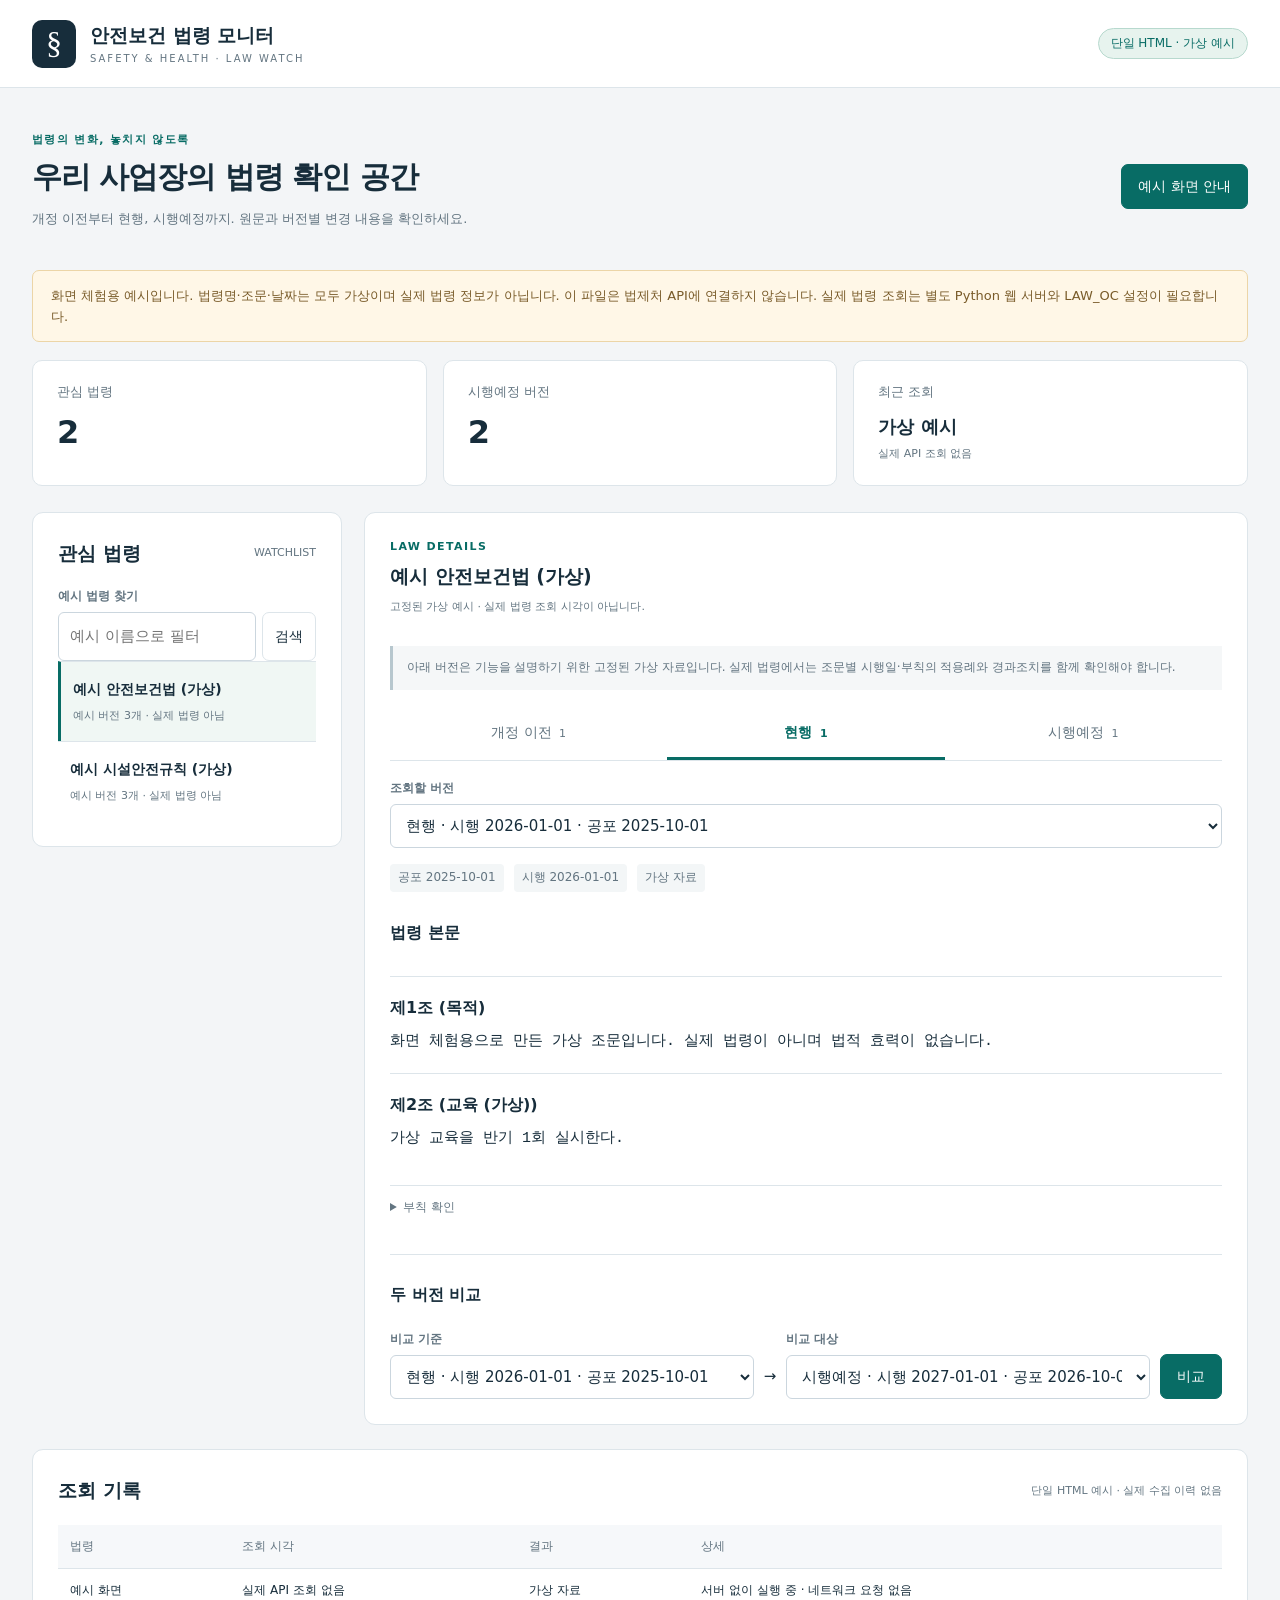
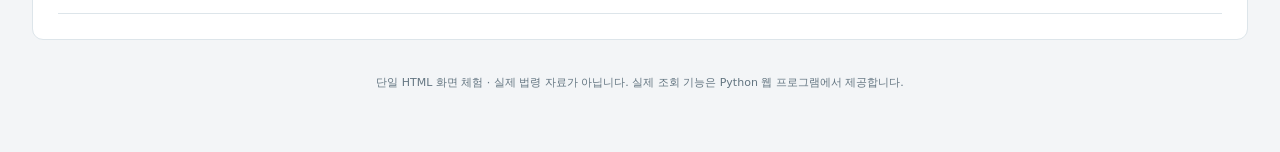
<file: index.html>
<!doctype html>
<html lang="ko">
<head>
<meta charset="utf-8"><meta name="viewport" content="width=device-width, initial-scale=1">
<title>안전보건 법령 모니터 · 화면 체험</title>
<style>
:root{--bg:#f3f5f7;--ink:#172d3b;--muted:#637581;--line:#dde5ea;--teal:#086c65;--pale:#e7f3ee;--white:#fff}*{box-sizing:border-box}body{margin:0;background:var(--bg);color:var(--ink);font:15px/1.65 system-ui,-apple-system,'Noto Sans KR',sans-serif}header{height:88px;background:#fff;border-bottom:1px solid var(--line);display:flex;align-items:center;justify-content:space-between;padding:0 max(32px,calc((100vw - 1440px)/2));gap:16px}.brand{display:flex;align-items:center;gap:14px}.brand strong{font-size:19px}.brand small{display:block;letter-spacing:2px;font-size:10px;color:var(--muted)}.logo{background:var(--ink);color:#fff;border-radius:10px;display:grid;place-items:center;font:32px Georgia;width:44px;height:48px}main{max-width:1440px;margin:0 auto;padding:35px 32px}h1{font-size:30px;letter-spacing:-1px;line-height:1.4;margin:7px 0 10px}h2{font-size:19px;margin:0}h3{font-size:16px;margin:12px 0}p{margin:6px 0 12px}button,.button{border:1px solid var(--line);background:#fff;border-radius:7px;padding:10px 16px;font:inherit;font-size:14px;cursor:pointer;color:var(--ink);text-decoration:none;white-space:nowrap}button:hover,.button:hover{border-color:var(--teal);background:#f1f8f5}button:disabled{opacity:.5;cursor:wait}.primary{background:var(--teal);border-color:var(--teal);color:#fff}.primary:hover{background:#07554f;color:#fff}.text-button{border:0;color:var(--muted);background:transparent;padding:5px}.pill{font-size:12px;border:1px solid #b7d9ce;border-radius:20px;padding:5px 12px;color:var(--teal);background:var(--pale)}.hero{display:flex;align-items:center;justify-content:space-between;gap:20px;margin:8px 0 28px}.eyebrow{color:var(--teal);font-size:11px;letter-spacing:1.4px;font-weight:700;margin:0 0 5px}.muted{color:var(--muted);font-size:13px}.stats{display:grid;grid-template-columns:repeat(3,1fr);gap:16px;margin-bottom:26px}.stats>div{background:#fff;border:1px solid var(--line);border-radius:10px;padding:20px 24px}.stats span{display:block;color:var(--muted);font-size:13px}.stats strong{display:block;font-size:32px;font-weight:650;line-height:1.5;margin-top:5px}.stats .small-stat{font-size:18px;margin-top:10px}.stats small{font-size:11px;color:var(--muted)}.workspace{display:grid;grid-template-columns:310px minmax(0,1fr);gap:22px;align-items:start}.panel{background:#fff;border:1px solid var(--line);border-radius:11px;padding:25px;margin-bottom:24px;min-width:0}.section-head{display:flex;align-items:center;justify-content:space-between;gap:15px;margin-bottom:18px}.section-head .muted{font-size:11px}.law-panel{min-height:490px}.empty{text-align:center;padding:85px 12px;color:var(--muted)}.empty h2{color:var(--ink);margin:15px 0 10px}.empty-icon{font:55px Georgia;color:#8cacaa}.compact{padding:30px 12px}label{display:block;font-size:12px;font-weight:600;color:var(--muted);margin:10px 0 5px}input,select,textarea{width:100%;border:1px solid #cbd6de;border-radius:6px;background:#fff;padding:11px;font:inherit;color:var(--ink);min-width:0}input:focus,select:focus,textarea:focus{outline:2px solid #7fb9ad;outline-offset:1px}textarea{resize:vertical;min-height:80px}.input-row{display:flex;gap:6px}.input-row button{padding:8px 12px}summary{cursor:pointer;color:var(--muted);font-size:12px;padding:12px 0}#manual{margin-bottom:20px}#manual button{margin-top:10px}.law-card{display:block;white-space:normal;text-align:left;width:100%;padding:16px 12px;border:0;border-top:1px solid var(--line);border-radius:0}.law-card.selected{border-left:3px solid var(--teal);background:#f0f7f4}.law-card strong{display:block;font-size:14px}.law-card small{display:block;font-size:11px;margin-top:6px;color:var(--muted)}.tabs{display:flex;border-bottom:1px solid var(--line);margin:18px 0}.tabs button{flex:1;border:0;border-bottom:3px solid transparent;border-radius:0;padding:13px 2px;color:var(--muted)}.tabs button.active{border-bottom-color:var(--teal);color:var(--teal);font-weight:700}.tabs span{font-size:11px;margin-left:3px}.annotation{background:#f5f7f8;border-left:3px solid #b7c7ce;color:var(--muted);font-size:12px;padding:11px 14px;line-height:1.8}.notice{padding:14px 18px;background:#e8f4f0;border:1px solid #b8d8cb;border-radius:7px;font-size:13px;margin-bottom:18px;white-space:pre-wrap}.warning{background:#fff7e7;border-color:#ecd5a7;color:#795b29}.error{background:#fff0ef;border-color:#e7bcb6;color:#9d3834}.version-meta{display:flex;gap:10px;flex-wrap:wrap;margin:16px 0;font-size:12px;color:var(--muted)}.version-meta span{padding:4px 8px;background:#f3f6f7;border-radius:4px}a{color:var(--teal)}.article{padding:18px 0;border-top:1px solid var(--line)}.article h3{margin:0 0 9px}.article pre,pre{white-space:pre-wrap;overflow-wrap:anywhere;font:14px/1.9 inherit;margin:0}.article small{color:var(--muted)}.supplementary{border-top:1px solid var(--line);margin-top:15px}.compare-controls{border-top:1px solid var(--line);margin-top:24px;padding-top:15px}.compare-selects{display:flex;gap:10px;align-items:flex-end}.compare-selects>div{flex:1;min-width:0}.compare-selects>span{padding-bottom:10px}.compare-heading,.compare-row{display:grid;grid-template-columns:1fr 1fr;gap:0}.compare-heading{background:#f0f4f5;padding:12px 16px;font-size:12px}.compare-heading strong{padding-right:14px}.diff-item{border:1px solid var(--line);border-top:0}.diff-item h3{font-size:13px;padding:10px 16px;margin:0;background:#fafbfc}.compare-row>div{padding:16px;min-width:0}.compare-row>div+div{border-left:1px solid var(--line)}.diff-item.modified .compare-row>div:first-child,.diff-item.deleted .compare-row>div:first-child{background:#fff5f1}.diff-item.modified .compare-row>div:last-child,.diff-item.added .compare-row>div:last-child{background:#f0f8f2}.tag{display:inline-block;font-size:11px;padding:2px 8px;background:#edf2f5;border-radius:4px;margin-right:8px}.tag.fail{background:#fcebe7;color:#a24336}.tag.ok{background:var(--pale);color:var(--teal)}.checkbox{display:flex;align-items:center;gap:6px}.checkbox input{width:auto}.table-scroll{overflow-x:auto}table{width:100%;border-collapse:collapse;text-align:left;font-size:12px}th{color:var(--muted);background:#f6f8fa;font-weight:500}th,td{padding:12px;border-bottom:1px solid var(--line)}footer{text-align:center;font-size:11px;color:var(--muted);padding:10px 0 25px}#search-results button{white-space:normal;text-align:left;font-size:12px;width:100%;margin-top:8px}#search-results p{font-size:12px}#compare-supplementary{margin-top:18px}[hidden]{display:none!important}@media(max-width:1000px){.workspace{grid-template-columns:260px minmax(0,1fr)}.panel{padding:18px}.compare-selects{flex-wrap:wrap}.compare-selects button{width:100%}.stats>div{padding:16px}.hero h1{font-size:25px}}@media(max-width:720px){main{padding:22px 16px}header{padding:0 16px;height:76px}.brand strong{font-size:15px}.brand small{font-size:8px}.pill{padding:4px 8px}.stats{grid-template-columns:1fr 1fr;gap:10px}.workspace{grid-template-columns:1fr}.hero{align-items:flex-start;flex-direction:column}.hero h1{font-size:24px}.hero .primary{width:100%}.law-panel{min-height:300px}.section-head{align-items:flex-start}.compare-row>div{padding:10px}.compare-row pre{font-size:12px}.compare-selects{gap:7px}.compare-heading{padding:10px}.tabs button{font-size:13px}.law-card{padding:12px}.empty{padding:35px 10px}}

</style>
</head>
<body>
<header><div class="brand"><span class="logo">§</span><div><strong>안전보건 법령 모니터</strong><small>SAFETY & HEALTH · LAW WATCH</small></div></div><span class="pill" id="mode">연결 중</span></header>
<main>
<div id="notice" class="notice" role="status" aria-live="polite" hidden></div>
<section class="hero"><div><p class="eyebrow">법령의 변화, 놓치지 않도록</p><h1>우리 사업장의 법령 확인 공간</h1><p class="muted">개정 이전부터 현행, 시행예정까지. 원문과 버전별 변경 내용을 확인하세요.</p></div><button id="check" class="primary">지금 확인</button></section>
<div id="setup" class="notice warning" hidden></div>
<section class="stats" aria-label="모니터링 현황"><div><span>관심 법령</span><strong id="law-count">—</strong></div><div><span>시행예정 버전</span><strong id="upcoming-count">—</strong></div><div><span>최근 조회</span><strong id="job-status" class="small-stat">아직 없음</strong><small id="job-time"></small></div></section>
<div class="workspace">
<aside class="panel"><div class="section-head"><h2>관심 법령</h2><span class="muted">WATCHLIST</span></div><form id="search-form"><label for="query">예시 법령 찾기</label><div class="input-row"><input id="query" placeholder="예시 이름으로 필터" maxlength="150" required><button type="submit">검색</button></div></form><div id="search-results" aria-live="polite"></div><div id="law-list"></div></aside>
<section class="panel law-panel"><div id="law-empty" class="empty"><span class="empty-icon">§</span><h2>관심 법령을 선택하세요</h2><p>왼쪽 목록에서 법령을 선택하면<br>버전과 본문을 확인할 수 있습니다.</p></div><div id="law-detail" hidden><div class="section-head"><div><p class="eyebrow">LAW DETAILS</p><h2 id="law-name"></h2><p class="muted" id="last-success"></p></div><button id="remove" class="text-button">관심 해제</button></div><p class="annotation">아래 버전은 기능을 설명하기 위한 고정된 가상 자료입니다. 실제 법령에서는 조문별 시행일·부칙의 적용례와 경과조치를 함께 확인해야 합니다.</p><div class="tabs" role="group" aria-label="법령 버전 구분"><button data-category="previous">개정 이전 <span></span></button><button data-category="current" class="active">현행 <span></span></button><button data-category="upcoming">시행예정 <span></span></button></div><div id="unconfirmed" class="notice warning" hidden></div><label for="version-select">조회할 버전</label><select id="version-select"></select><div id="version-empty" class="empty compact" hidden></div><div id="body" hidden><div class="version-meta" id="version-meta"></div><div class="section-head"><h3>법령 본문</h3><a id="official" target="_blank" rel="noopener noreferrer" hidden>공식 원문 ↗</a></div><div id="articles"></div><details class="supplementary"><summary>부칙 확인</summary><pre id="supplementary"></pre></details></div><section class="compare-controls"><h3>두 버전 비교</h3><div class="compare-selects"><div><label for="before">비교 기준</label><select id="before"></select></div><span>→</span><div><label for="after">비교 대상</label><select id="after"></select></div><button id="compare" class="primary">비교</button></div></section></div></section>
</div>
<section id="comparison" class="panel" hidden><div class="section-head"><div><p class="eyebrow">VERSION COMPARISON</p><h2 id="comparison-title">조문 비교</h2></div><label class="checkbox"><input type="checkbox" id="changes-only" checked> 변경 조문만</label></div><p id="compare-warning" class="annotation"></p><div class="compare-heading"><strong id="before-label">기준 본문</strong><strong id="after-label">대상 본문</strong></div><div id="compare-results"></div><div id="compare-supplementary"></div></section>
<section class="panel"><div class="section-head"><h2>조회 기록</h2><span class="muted">단일 HTML 예시 · 실제 수집 이력 없음</span></div><div class="table-scroll"><table><thead><tr><th>법령</th><th>조회 시각</th><th>결과</th><th>상세</th></tr></thead><tbody id="runs"></tbody></table></div></section>
<footer>단일 HTML 화면 체험 · 실제 법령 자료가 아닙니다. 실제 조회 기능은 Python 웹 프로그램에서 제공합니다.</footer>
</main>
<noscript><p>화면 체험을 위해 브라우저의 JavaScript를 켜주세요.</p></noscript><script>
'use strict';
// 단일 HTML 예시 화면: 외부 API, CDN, 서버 요청을 하지 않습니다.
const $=id=>document.getElementById(id);
const categories={previous:'개정 이전',current:'현행',upcoming:'시행예정'};
const dates={previous:{effective:'2025-01-01',promulgated:'2024-10-01'},current:{effective:'2026-01-01',promulgated:'2025-10-01'},upcoming:{effective:'2027-01-01',promulgated:'2026-10-01'}};
const examples=[{id:1,name:'예시 안전보건법 (가상)',topic:'교육',texts:['가상 교육을 연 1회 실시한다.','가상 교육을 반기 1회 실시한다.','가상 교육을 분기 1회 실시하고 결과를 기록한다.']},{id:2,name:'예시 시설안전규칙 (가상)',topic:'점검',texts:['가상 시설을 연 1회 점검한다.','가상 시설을 반기 1회 점검한다.','가상 시설을 분기 1회 점검하고 개선 조치를 기록한다.']}];
const state={law:examples[0],category:'current',versions:[],comparison:null};
function node(tag,text,cls){const el=document.createElement(tag);if(text!==undefined)el.textContent=text;if(cls)el.className=cls;return el;}
function notice(text,error=false){$('notice').textContent=text;$('notice').className='notice'+(error?' error':'');$('notice').hidden=false;}
function versions(law){return ['previous','current','upcoming'].map(category=>({id:`${law.id}-${category}`,category,...dates[category],revision:'일부개정 (가상)',law}));}
function articles(version){const law=version.law,index=['previous','current','upcoming'].indexOf(version.category);const rows=[{key:'1',label:'제1조',title:'목적',text:'화면 체험용으로 만든 가상 조문입니다. 실제 법령이 아니며 법적 효력이 없습니다.'},{key:'2',label:'제2조',title:`${law.topic} (가상)`,text:law.texts[index]}];if(version.category==='upcoming')rows.push({key:'3',label:'제3조',title:'기록 보관 (가상)',text:`가상 ${law.topic} 기록을 보관한다.`});return rows;}
function supplement(version){return `가상 부칙\n제1조(시행일) 이 예시 버전은 ${version.effective}부터 적용되는 것으로 가정한다.\n${version.category==='upcoming'?'제2조(경과조치) 이 문구는 부칙 비교를 보여주기 위한 가상 내용이다.':'실제 적용 여부는 공식 원문으로 확인해야 한다.'}`;}
function versionOption(version){const op=node('option',`${categories[version.category]} · 시행 ${version.effective} · 공포 ${version.promulgated}`);op.value=version.id;return op;}
function stats(){$('law-count').textContent=examples.length;$('upcoming-count').textContent=examples.length;$('job-status').textContent='가상 예시';$('job-time').textContent='실제 API 조회 없음';}
function renderList(query=''){$('law-list').replaceChildren();const filtered=examples.filter(l=>l.name.includes(query));for(const law of filtered){const button=node('button',undefined,'law-card'+(law.id===state.law.id?' selected':''));button.append(node('strong',law.name),node('small','예시 버전 3개 · 실제 법령 아님'));button.addEventListener('click',()=>selectLaw(law));$('law-list').append(button);}if(!filtered.length)$('law-list').append(node('p','일치하는 예시 법령이 없습니다.','muted'));}
function selectLaw(law){state.law=law;state.versions=versions(law);$('law-empty').hidden=true;$('law-detail').hidden=false;$('law-name').textContent=law.name;$('last-success').textContent='고정된 가상 예시 · 실제 법령 조회 시각이 아닙니다.';$('comparison').hidden=true;$('before').replaceChildren(...state.versions.map(versionOption));$('after').replaceChildren(...state.versions.map(versionOption));$('before').value=`${law.id}-current`;$('after').value=`${law.id}-upcoming`;for(const button of document.querySelectorAll('.tabs button'))button.querySelector('span').textContent='1';selectCategory(state.category);renderList($('query').value.trim());}
function selectCategory(category){state.category=category;for(const button of document.querySelectorAll('.tabs button')){const active=button.dataset.category===category;button.classList.toggle('active',active);button.setAttribute('aria-pressed',String(active));}$('version-select').replaceChildren(...state.versions.filter(v=>v.category===category).map(versionOption));renderBody();}
function renderBody(){const version=state.versions.find(v=>v.id===$('version-select').value);if(!version)return;$('body').hidden=false;$('version-meta').replaceChildren(...[`공포 ${version.promulgated}`,`시행 ${version.effective}`,'가상 자료'].map(text=>node('span',text)));$('articles').replaceChildren();for(const article of articles(version)){const box=node('article',undefined,'article');box.append(node('h3',`${article.label} (${article.title})`),node('pre',article.text));$('articles').append(box);}$('supplementary').textContent=supplement(version);}
function doCompare(before,after){if(before===after){notice('서로 다른 두 버전을 선택하세요.',true);return;}const a=state.versions.find(v=>v.id===before),b=state.versions.find(v=>v.id===after);if(!a||!b)return;state.comparison={before:a,after:b};$('comparison-title').textContent=`${state.law.name} · 조문 비교`;$('comparison').hidden=false;$('before-label').textContent=`기준 · ${categories[a.category]} / 시행 ${a.effective}`;$('after-label').textContent=`대상 · ${categories[b.category]} / 시행 ${b.effective}`;$('compare-warning').textContent='가상 자료를 조문 번호 기준으로 비교합니다. 실제 서비스에서는 번호 이동·분할·통합, 조문별 시행일과 부칙을 별도로 확인해야 합니다.';renderDiff();$('comparison').scrollIntoView({behavior:'smooth',block:'start'});}
function renderDiff(){const data=state.comparison;if(!data)return;const left=new Map(articles(data.before).map(a=>[a.key,a])),right=new Map(articles(data.after).map(a=>[a.key,a]));$('compare-results').replaceChildren();let count=0;for(const key of new Set([...right.keys(),...left.keys()])){const a=left.get(key),b=right.get(key);const kind=!a?'신설':!b?'삭제':JSON.stringify(a)===JSON.stringify(b)?'변경 없음':'수정';if($('changes-only').checked&&kind==='변경 없음')continue;count++;const classes={신설:'added',삭제:'deleted',수정:'modified'};const box=node('article',undefined,'diff-item '+(classes[kind]||''));const title=node('h3');title.append(node('span',kind,'tag'),document.createTextNode((b||a).label));const columns=node('div',undefined,'compare-row');for(const item of [a,b]){const col=node('div');if(item)col.append(node('strong',item.title),node('pre',item.text));else col.append(node('p','해당 조문 없음','muted'));columns.append(col);}box.append(title,columns);$('compare-results').append(box);}if(!count)$('compare-results').append(node('p','변경된 조문이 없습니다.','empty compact'));$('compare-supplementary').replaceChildren();const leftText=supplement(data.before),rightText=supplement(data.after);const details=node('details');details.append(node('summary',leftText!==rightText?'부칙 변경 있음 — 펼쳐서 확인':'부칙 비교'));const columns=node('div',undefined,'compare-row');for(const text of [leftText,rightText]){const col=node('div');col.append(node('pre',text));columns.append(col);}details.append(columns);$('compare-supplementary').append(details);}
$('mode').textContent='단일 HTML · 가상 예시';$('setup').hidden=false;$('setup').textContent='화면 체험용 예시입니다. 법령명·조문·날짜는 모두 가상이며 실제 법령 정보가 아닙니다. 이 파일은 법제처 API에 연결하지 않습니다. 실제 법령 조회는 별도 Python 웹 서버와 LAW_OC 설정이 필요합니다.';$('remove').hidden=true;$('check').textContent='예시 화면 안내';$('check').addEventListener('click',()=>notice('설치·로그인 없이 사용하는 가상 예시 화면입니다. 왼쪽 법령을 선택하고 버전 탭과 비교 기능을 눌러보세요. 실제 법령을 조회하거나 자동 갱신하지는 않습니다.'));$('search-form').addEventListener('submit',event=>{event.preventDefault();renderList($('query').value.trim());});$('query').addEventListener('input',()=>renderList($('query').value.trim()));for(const button of document.querySelectorAll('.tabs button'))button.addEventListener('click',()=>selectCategory(button.dataset.category));$('version-select').addEventListener('change',renderBody);$('compare').addEventListener('click',()=>doCompare($('before').value,$('after').value));$('changes-only').addEventListener('change',renderDiff);$('runs').replaceChildren();const tr=node('tr');for(const value of ['예시 화면','실제 API 조회 없음','가상 자료','서버 없이 실행 중 · 네트워크 요청 없음'])tr.append(node('td',value));$('runs').append(tr);stats();selectLaw(state.law);

</script></body></html>
</file>
